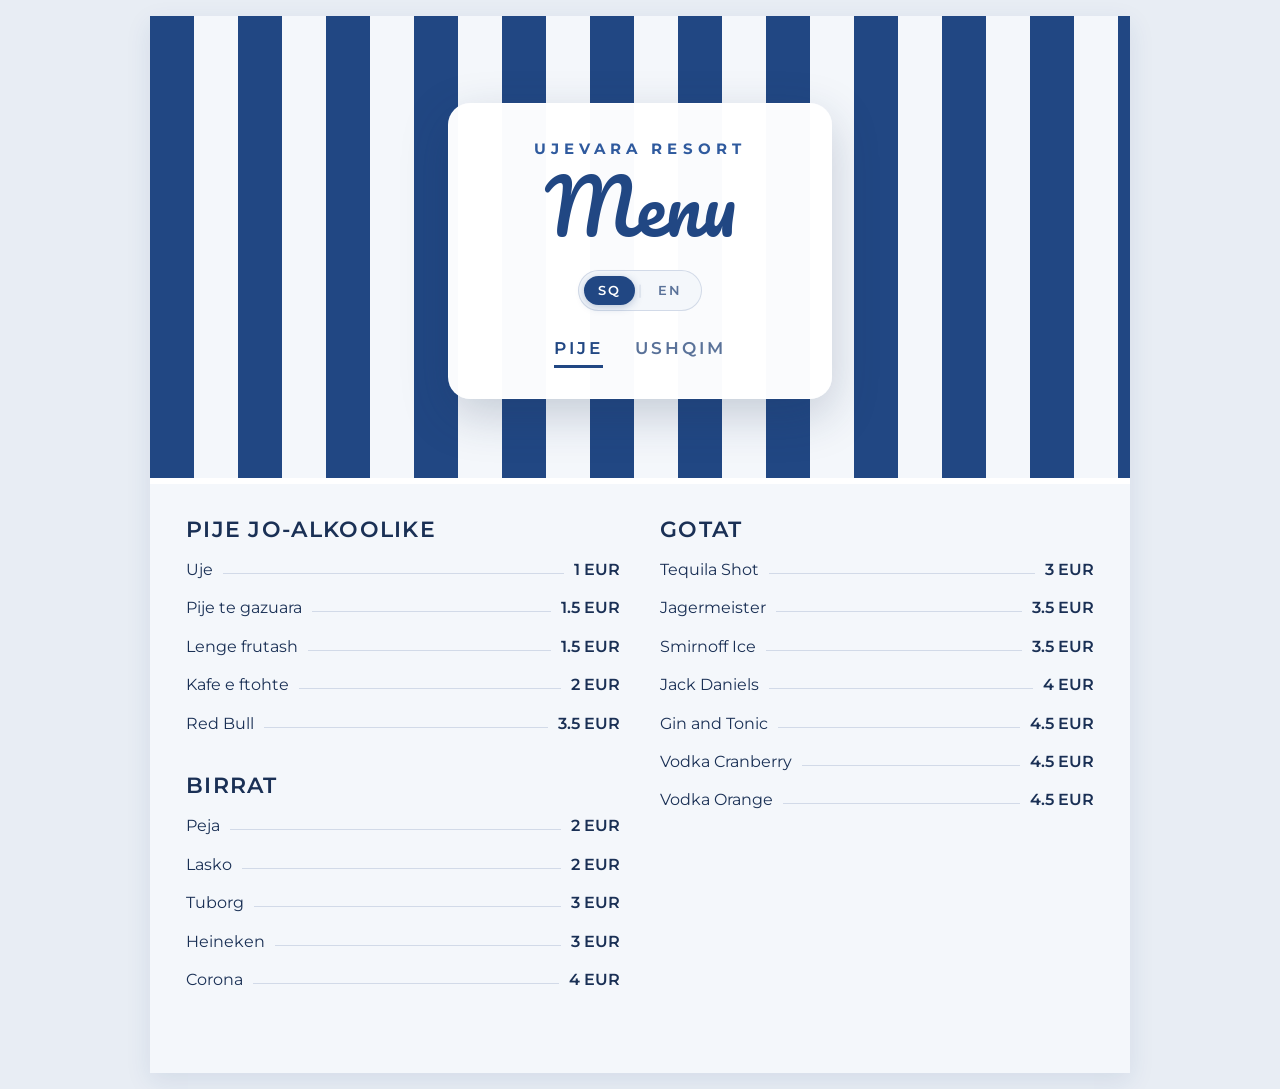
<file: index.html>
<!DOCTYPE html>
<html lang="sq">
<head>
<meta charset="UTF-8">
<meta name="viewport" content="width=device-width, initial-scale=1.0">
<title>Ujevara Resort - Menu</title>
<link href="https://fonts.googleapis.com/css2?family=Montserrat:wght@400;500;600;700&family=Pacifico&display=swap" rel="stylesheet">
<style>
:root{--primary:#214783;--primary-light:#2f5a9e;--cream:#f4f7fb;--green:#1a3055;--green-soft:#5a7299;--border:rgba(33,71,131,.16);--shadow:0 8px 24px rgba(33,71,131,.1);--app-width:min(980px,100%);--stripe-size:44px}
*{box-sizing:border-box;margin:0;padding:0}
body{background:#e8edf4;font-family:Montserrat,sans-serif;color:var(--green);display:flex;justify-content:center;padding:1rem}
.menu-app{width:var(--app-width);min-height:100vh;background:var(--cream);box-shadow:var(--shadow);overflow-x:hidden}
.menu-hero{min-height:52vh;display:flex;align-items:center;justify-content:center;padding:2.5rem 1.5rem 2rem;background:repeating-linear-gradient(90deg,var(--primary) 0,var(--primary) var(--stripe-size),var(--cream) var(--stripe-size),var(--cream) calc(var(--stripe-size)*2));border-bottom:6px solid #fff}
.menu-hero-card{width:min(100%,24rem);padding:2.25rem 2rem 1.85rem;text-align:center;background:rgba(255,255,255,.98);border:1px solid rgba(255,255,255,.85);border-radius:22px;box-shadow:0 16px 48px rgba(26,48,85,.22)}
.menu-subtitle{font-size:clamp(.78rem,2.8vw,.92rem);font-weight:700;letter-spacing:.34em;text-transform:uppercase;color:var(--primary-light)}
.menu-title{margin:.35rem 0 0;font-family:Pacifico,cursive;font-size:clamp(3.2rem,13vw,4.6rem);font-weight:400;line-height:1.15;color:var(--primary)}
.menu-hero-nav{display:flex;flex-direction:column;align-items:center;gap:1.25rem;width:100%;margin-top:1.35rem}
.tabs{display:flex;justify-content:center;gap:2rem;width:100%}
.tab-button{border:0;background:transparent;color:var(--green-soft);padding:.45rem 0;font:inherit;font-size:1.05rem;font-weight:600;letter-spacing:.18em;text-transform:uppercase;cursor:pointer;border-bottom:3px solid transparent}
.tab-button.active{color:var(--primary);border-bottom-color:var(--primary)}
.lang-toggle{display:inline-flex;align-items:center;gap:.15rem;padding:.3rem;border-radius:999px;background:var(--cream);border:1px solid var(--border)}
.lang-divider{color:var(--border);font-size:.85rem}
.lang-button{border:0;background:transparent;color:var(--green-soft);padding:.4rem .9rem;font:inherit;font-size:.82rem;font-weight:600;letter-spacing:.14em;text-transform:uppercase;cursor:pointer;border-radius:999px}
.lang-button.active{background:var(--primary);color:#fff;box-shadow:0 2px 8px rgba(33,71,131,.28)}
.menu-content{padding-bottom:2.5rem;background:var(--cream)}
.menu-panel{display:none;padding:2rem 2.25rem 2.5rem}
.menu-panel.active{display:grid;grid-template-columns:repeat(2,minmax(0,1fr));gap:2.5rem}
.menu-column{display:flex;flex-direction:column;gap:2.25rem}
.menu-group h2{margin:0 0 1rem;color:var(--green);font-size:1.35rem;font-weight:600;letter-spacing:.06em;text-transform:uppercase}
.menu-group ul{list-style:none;display:flex;flex-direction:column;gap:.85rem}
.item-row{display:grid;grid-template-columns:auto 1fr auto;align-items:baseline;gap:.65rem;font-size:1rem;line-height:1.55}
.item-dots{border-bottom:1px solid var(--border);transform:translateY(-1px)}
.item-price{font-weight:600}
@media(max-width:760px){body{padding:0}.menu-hero{min-height:48vh;padding:2rem 1rem 1.75rem}.menu-panel{padding:1.5rem}.menu-panel.active{grid-template-columns:1fr;gap:2rem}}
</style>
</head>
<body>
<main class="menu-app">
<header class="menu-hero">
<div class="menu-hero-card">
<p class="menu-subtitle" data-i18n="resortName">Ujevara Resort</p>
<h1 class="menu-title" data-i18n="menuTitle">Menu</h1>
<div class="menu-hero-nav">
<div class="lang-toggle"><button class="lang-button active" data-lang="sq">SQ</button><span class="lang-divider">|</span><button class="lang-button" data-lang="en">EN</button></div>
<div class="tabs"><button class="tab-button active" id="tab-drinks" data-tab="drinks">Pije</button><button class="tab-button" id="tab-food" data-tab="food">Ushqim</button></div>
</div>
</div>
</header>
<div class="menu-content">
<section class="menu-panel active" id="panel-drinks"></section>
<section class="menu-panel" id="panel-food"></section>
</div>
</main>
<script>
var state={tab:"drinks",lang:"sq"};
var i18n={en:{resortName:"Ujevara Resort",menuTitle:"Menu",drinksTab:"Drinks",foodTab:"Food"},sq:{resortName:"Ujevara Resort",menuTitle:"Menu",drinksTab:"Pije",foodTab:"Ushqim"}};
var menuData={drinks:{en:[{title:"Soft Drinks",items:[["Water","1 EUR"],["Sodas","1.5 EUR"],["Juices","1.5 EUR"],["Iced Coffee","2 EUR"],["Red Bull","3.5 EUR"]]},{title:"Beers",items:[["Peja","2 EUR"],["Lasko","2 EUR"],["Tuborg","3 EUR"],["Heineken","3 EUR"],["Corona","4 EUR"]]},{title:"Glasses",items:[["Tequila Shot","3 EUR"],["Jagermeister","3.5 EUR"],["Smirnoff Ice","3.5 EUR"],["Jack Daniels","4 EUR"],["Gin and Tonic","4.5 EUR"],["Vodka Cranberry","4.5 EUR"],["Vodka Orange","4.5 EUR"]]}],sq:[{title:"Pije jo-alkoolike",items:[["Uje","1 EUR"],["Pije te gazuara","1.5 EUR"],["Lenge frutash","1.5 EUR"],["Kafe e ftohte","2 EUR"],["Red Bull","3.5 EUR"]]},{title:"Birrat",items:[["Peja","2 EUR"],["Lasko","2 EUR"],["Tuborg","3 EUR"],["Heineken","3 EUR"],["Corona","4 EUR"]]},{title:"Gotat",items:[["Tequila Shot","3 EUR"],["Jagermeister","3.5 EUR"],["Smirnoff Ice","3.5 EUR"],["Jack Daniels","4 EUR"],["Gin and Tonic","4.5 EUR"],["Vodka Cranberry","4.5 EUR"],["Vodka Orange","4.5 EUR"]]}]},food:{en:[{title:"Breakfast",items:[["Llokuma","3.5 EUR"]]},{title:"Salads",items:[["Greek Salad","3.5 EUR"],["Mixed Salad","3.5 EUR"],["Chicken Salad","6.5 EUR"]]},{title:"Main Dishes",items:[["Chicken Thigh","6.5 EUR"],["Grilled Shrimp","10 EUR"],["Salmon","13.5 EUR"],["Seafood Pasta","7.5 EUR"],["Shrimp Pasta","7.5 EUR"],["Burger","3 EUR"]]},{title:"Pizzas",items:[["Margherita Pizza","4.5 EUR"],["Prosciutto Pizza","5.5 EUR"],["Two Seasons Pizza","5.5 EUR"],["Tuna Pizza","5.5 EUR"],["Vegetarian Pizza","5.5 EUR"],["Ujevara Pizza","6.5 EUR"]]},{title:"Sandwiches",items:[["Prosciutto Sandwich","3 EUR"],["Chicken Sandwich","3 EUR"],["Mozzarella Sandwich","3 EUR"]]}],sq:[{title:"Mengjesi",items:[["Llokuma","3.5 EUR"]]},{title:"Sallatat",items:[["Sallate greke","3.5 EUR"],["Sallate mikse","3.5 EUR"],["Sallate pule","6.5 EUR"]]},{title:"Pjatat kryesore",items:[["Gioks pule","6.5 EUR"],["Karkaleca zgare","10 EUR"],["Salmon","13.5 EUR"],["Pasta me fruta deti","7.5 EUR"],["Pasta me karkaleca","7.5 EUR"],["Burger","3 EUR"]]},{title:"Picat",items:[["Pizza margarita","4.5 EUR"],["Pizza proshute","5.5 EUR"],["Pizza dy stineshe","5.5 EUR"],["Pizza tuna","5.5 EUR"],["Pizza vegjetariane","5.5 EUR"],["Pizza Ujevara","6.5 EUR"]]},{title:"Sandwich",items:[["Sandwich proshute","3 EUR"],["Sandwich pule","3 EUR"],["Sandwich mozzarella","3 EUR"]]}]}};
var panelDrinks=document.getElementById("panel-drinks"),panelFood=document.getElementById("panel-food"),tabButtons=[].slice.call(document.querySelectorAll(".tab-button")),langButtons=[].slice.call(document.querySelectorAll(".lang-button"));
function twoColumns(g){var s=Math.ceil(g.length/2);return[g.slice(0,s),g.slice(s)]}
function itemMarkup(i){return'<li class="item-row"><span class="item-label">'+i[0]+'</span><span class="item-dots"></span><span class="item-price">'+i[1]+'</span></li>'}
function groupMarkup(g){return'<article class="menu-group"><h2>'+g.title+'</h2><ul>'+g.items.map(itemMarkup).join("")+'</ul></article>'}
function renderPanel(t,g){var c=twoColumns(g);t.innerHTML='<div class="menu-column">'+c[0].map(groupMarkup).join("")+'</div><div class="menu-column">'+c[1].map(groupMarkup).join("")+'</div>'}
function updateLanguageText(){var l=i18n[state.lang];document.querySelector("[data-i18n='resortName']").textContent=l.resortName;document.querySelector("[data-i18n='menuTitle']").textContent=l.menuTitle;document.getElementById("tab-drinks").textContent=l.drinksTab;document.getElementById("tab-food").textContent=l.foodTab}
function renderMenus(){renderPanel(panelDrinks,menuData.drinks[state.lang]);renderPanel(panelFood,menuData.food[state.lang])}
function updateTabVisibility(){panelDrinks.classList.toggle("active",state.tab==="drinks");panelFood.classList.toggle("active",state.tab==="food")}
tabButtons.forEach(function(b){b.addEventListener("click",function(){var t=b.getAttribute("data-tab");if(!t||state.tab===t)return;state.tab=t;tabButtons.forEach(function(x){var a=x.getAttribute("data-tab")===state.tab;x.classList.toggle("active",a)});updateTabVisibility()})});
langButtons.forEach(function(b){b.addEventListener("click",function(){var l=b.getAttribute("data-lang");if(!l||state.lang===l)return;state.lang=l;langButtons.forEach(function(x){x.classList.toggle("active",x.getAttribute("data-lang")===state.lang)});updateLanguageText();renderMenus()})});
updateLanguageText();renderMenus();updateTabVisibility();
</script>
</body>
</html>
</file>
